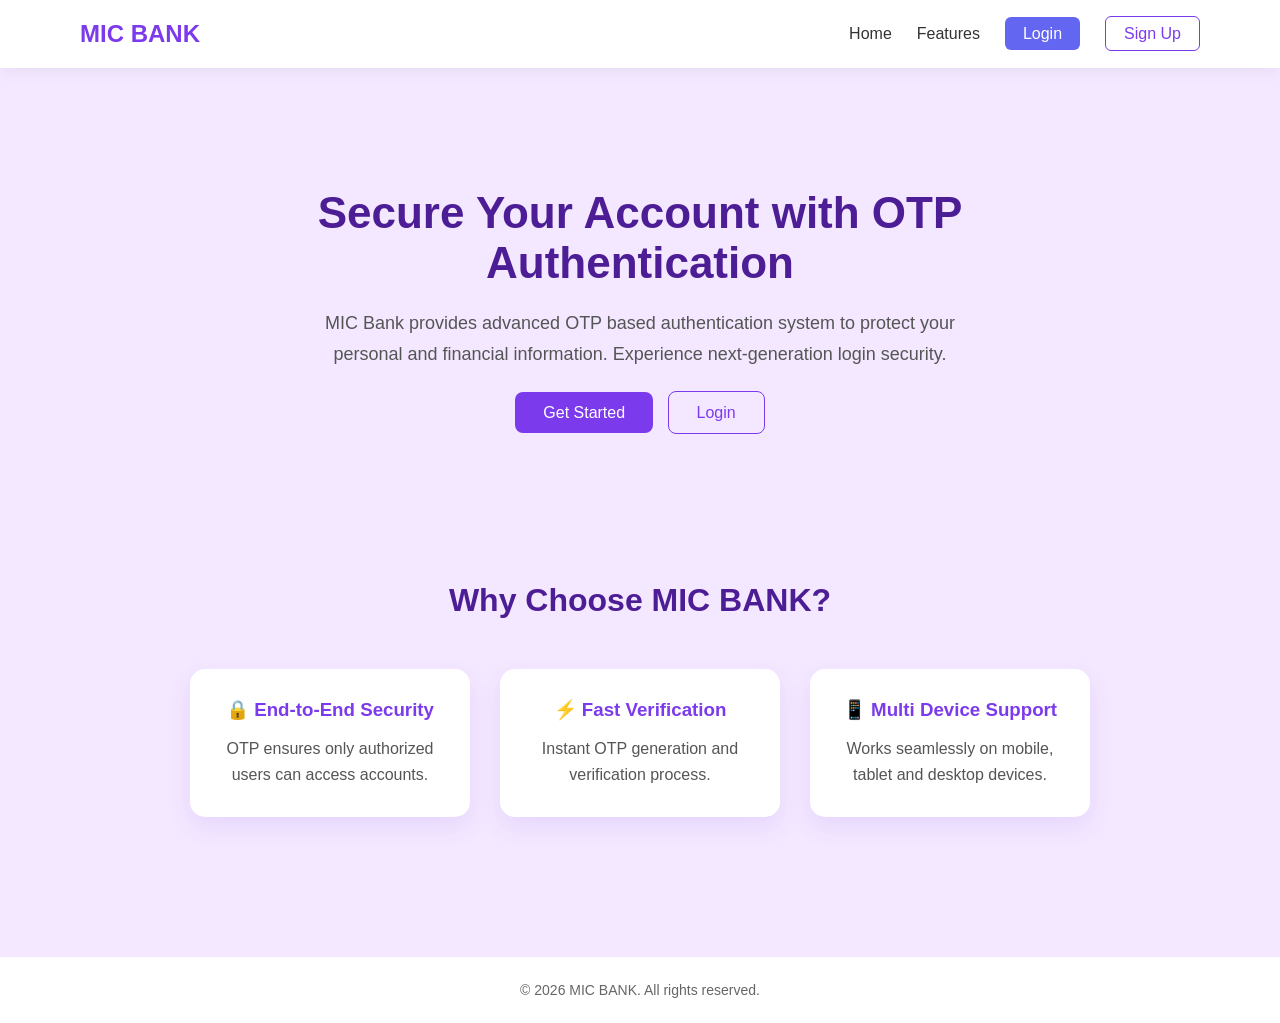
<file: index.html>
<!DOCTYPE html>
<html>
<head>
    <title>MIC BANK - OTP Authentication</title>
    <link rel="stylesheet" href="style.css">
</head>
<body>

<header>
    <nav>
        <h2 class="logo">MIC BANK</h2>
        <ul>
            <li><a href="#">Home</a></li>
            <li><a href="#features">Features</a></li>
            <li><a href="login.html" class="nav-btn">Login</a></li>
            <li><a href="signup.html" class="nav-btn-outline">Sign Up</a></li>
        </ul>
    </nav>
</header>

<section class="hero">
    <div class="hero-content">
        <h1>Secure Your Account with OTP Authentication</h1>
        <p>
            MIC Bank provides advanced OTP based authentication system 
            to protect your personal and financial information.
            Experience next-generation login security.
        </p>

        <div class="hero-buttons">
            <a href="signup.html" class="primary-btn">Get Started</a>
            <a href="login.html" class="secondary-btn">Login</a>
        </div>
    </div>
</section>

<section id="features" class="features">
    <h2>Why Choose MIC BANK?</h2>

    <div class="feature-box">
        <div class="card">
            <h3>🔒 End-to-End Security</h3>
            <p>OTP ensures only authorized users can access accounts.</p>
        </div>

        <div class="card">
            <h3>⚡ Fast Verification</h3>
            <p>Instant OTP generation and verification process.</p>
        </div>

        <div class="card">
            <h3>📱 Multi Device Support</h3>
            <p>Works seamlessly on mobile, tablet and desktop devices.</p>
        </div>
    </div>
</section>

<footer>
    <p>© 2026 MIC BANK. All rights reserved.</p>
</footer>

</body>
</html>
</file>
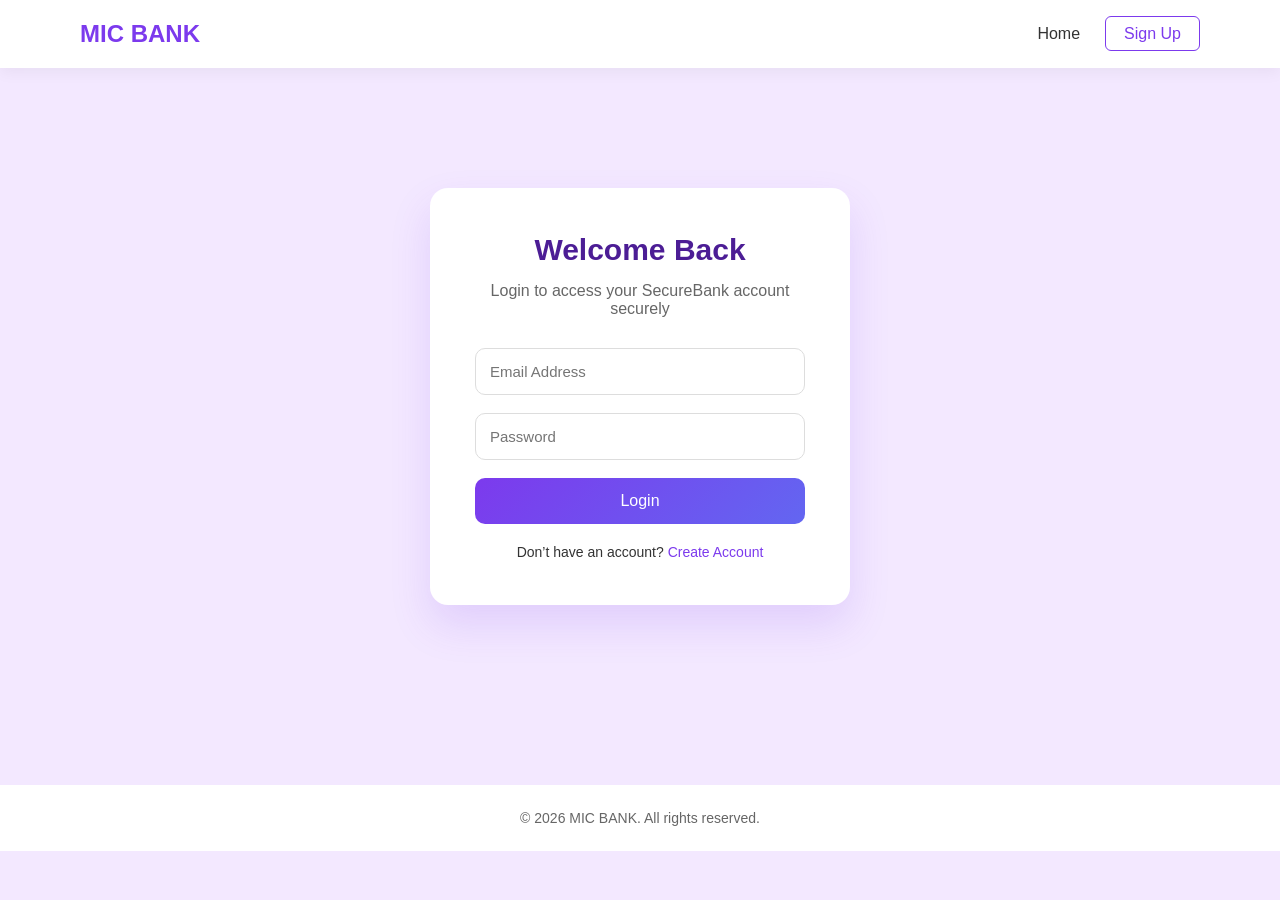
<file: login.html>
<!DOCTYPE html>
<html>
<head>
    <title>Login - MIC BANK</title>
    <link rel="stylesheet" href="style.css">
</head>
<body>

<header>
    <nav>
        <h2 class="logo">MIC BANK</h2>
        <ul>
            <li><a href="index.html">Home</a></li>
            <li><a href="signup.html" class="nav-btn-outline">Sign Up</a></li>
        </ul>
    </nav>
</header>

<section class="auth-section">

    <div class="auth-card">
        <h2>Welcome Back</h2>
        <p class="subtitle">
            Login to access your SecureBank account securely
        </p>

        <input type="email" placeholder="Email Address">
        <input type="password" placeholder="Password">

        <button class="auth-btn" onclick="goToOTP()">
            Login
        </button>

        <div class="bottom-text">
            Don’t have an account?
            <a href="signup.html">Create Account</a>
        </div>
    </div>

</section>

<footer>
    <p>© 2026 MIC BANK. All rights reserved.</p>
</footer>

<script>
function goToOTP(){

    let savedEmail = localStorage.getItem("userEmail");

    let enteredEmail = document.querySelector("input[type='email']").value;

    if(savedEmail === null){
        alert("No account found! Please sign up first.");
        window.location.href = "signup.html";
        return;
    }

    if(enteredEmail !== savedEmail){
        alert("Email not registered!");
        return;
    }

    window.location.href="otp.html";
}
</script>

</body>
</html>
</file>
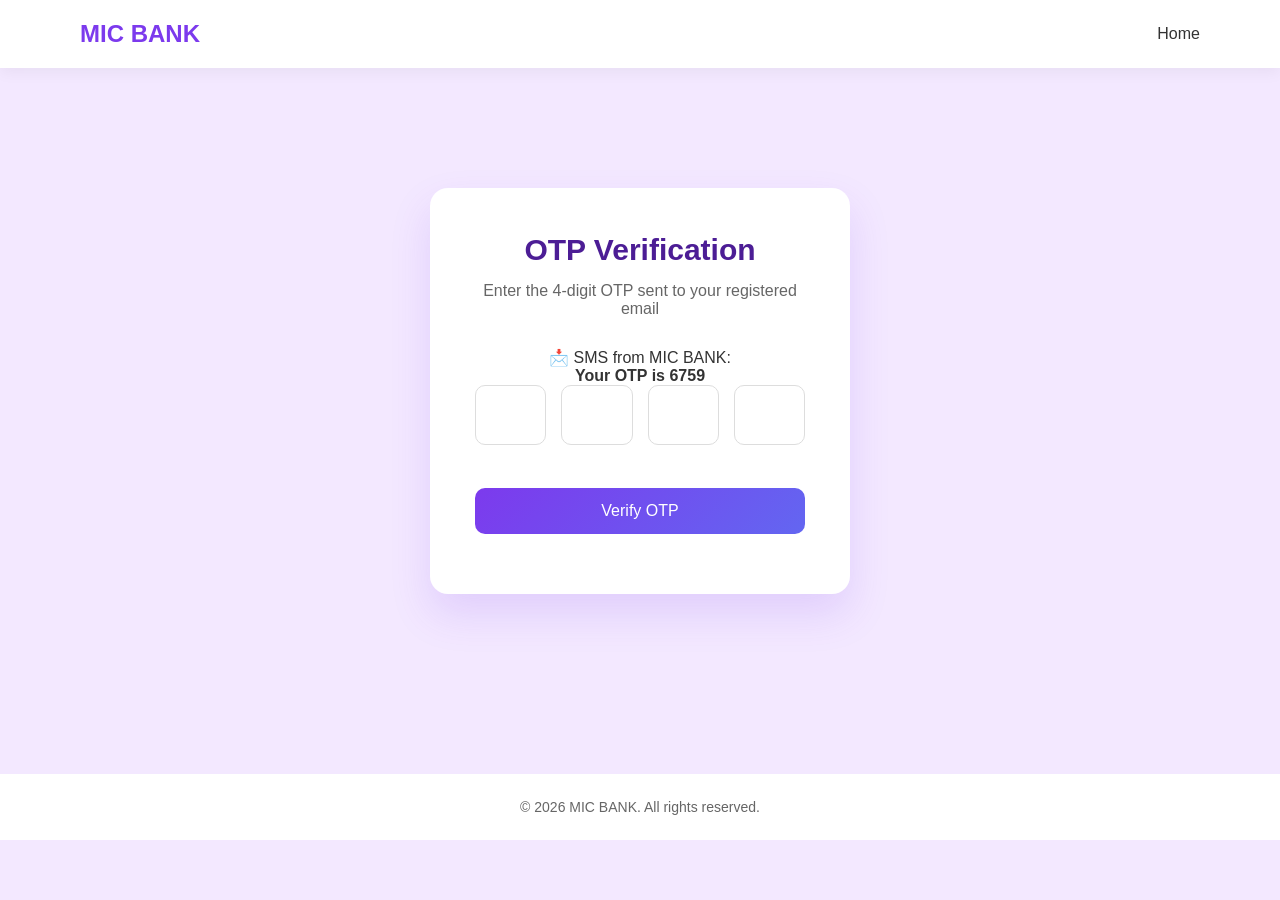
<file: OTP.html>
<!DOCTYPE html>
<html>
<head>
    <title>OTP Verification - MIC BANK</title>
    <link rel="stylesheet" href="style.css">
</head>
<body>

<header>
    <nav>
        <h2 class="logo">MIC BANK</h2>
        <ul>
            <li><a href="index.html">Home</a></li>
        </ul>
    </nav>
</header>

<section class="auth-section">

    <div class="auth-card">

        <h2>OTP Verification</h2>
        <p class="subtitle">
            Enter the 4-digit OTP sent to your registered email
        </p>

        <!-- SMS DISPLAY -->
        <div id="smsBox" class="sms-box"></div>

        <div class="otp-container">
            <input type="text" maxlength="1" class="otp-input">
            <input type="text" maxlength="1" class="otp-input">
            <input type="text" maxlength="1" class="otp-input">
            <input type="text" maxlength="1" class="otp-input">
        </div>

        <button class="auth-btn" onclick="verifyOTP()">
            Verify OTP
        </button>

        <div id="message" class="message"></div>

    </div>

</section>

<footer>
    <p>© 2026 MIC BANK. All rights reserved.</p>
</footer>

<script>

/* OTP INPUT BOXES */
const inputs = document.querySelectorAll(".otp-input");

/* GENERATE RANDOM OTP */
let generatedOTP = Math.floor(1000 + Math.random() * 9000);

/* DISPLAY OTP LIKE SMS */
document.getElementById("smsBox").innerHTML =
"📩 SMS from MIC BANK: <br><b>Your OTP is " + generatedOTP + "</b>";

/* AUTO MOVE INPUT */
inputs.forEach((input, index) => {
    input.addEventListener("input", () => {
        if (input.value.length === 1 && index < inputs.length - 1) {
            inputs[index + 1].focus();
        }
    });
});

/* VERIFY OTP */
function verifyOTP(){

    let enteredOTP = "";

    inputs.forEach(input => {
        enteredOTP += input.value;
    });

    if(enteredOTP.length < 4){
        document.getElementById("message").innerHTML =
        "<span style='color:red;'>Please enter complete OTP</span>";
        return;
    }

    if(enteredOTP == generatedOTP){

        localStorage.setItem("userOTP", enteredOTP);

        window.location.href="success.html";

    }else{

        document.getElementById("message").innerHTML =
        "<span style='color:red;'>Invalid OTP</span>";

    }

}

</script>

</body>
</html>
</file>
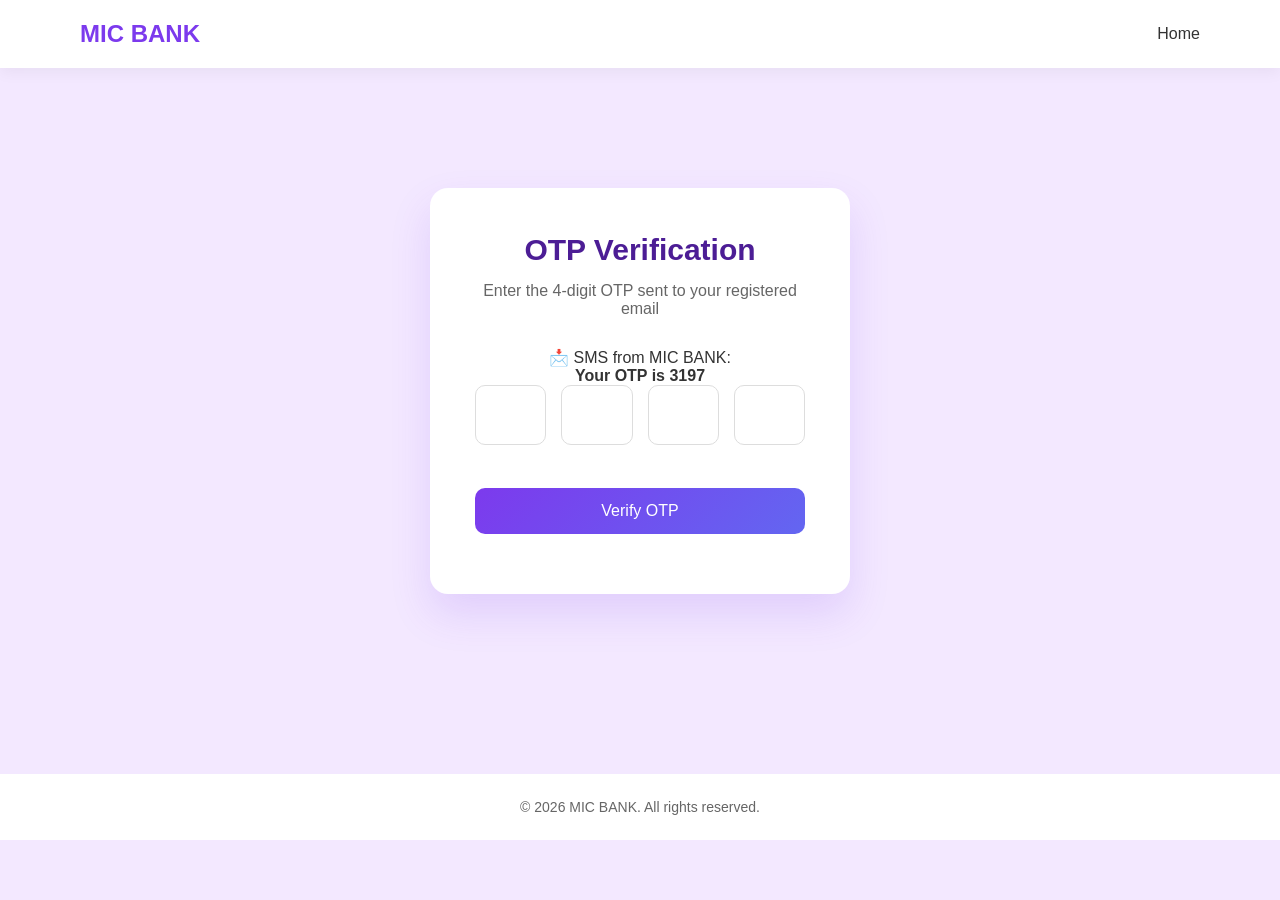
<file: otp.html>
<!DOCTYPE html>
<html>
<head>
    <title>OTP Verification - MIC BANK</title>
    <link rel="stylesheet" href="style.css">
</head>
<body>

<header>
    <nav>
        <h2 class="logo">MIC BANK</h2>
        <ul>
            <li><a href="index.html">Home</a></li>
        </ul>
    </nav>
</header>

<section class="auth-section">

    <div class="auth-card">

        <h2>OTP Verification</h2>
        <p class="subtitle">
            Enter the 4-digit OTP sent to your registered email
        </p>

        <!-- SMS DISPLAY -->
        <div id="smsBox" class="sms-box"></div>

        <div class="otp-container">
            <input type="text" maxlength="1" class="otp-input">
            <input type="text" maxlength="1" class="otp-input">
            <input type="text" maxlength="1" class="otp-input">
            <input type="text" maxlength="1" class="otp-input">
        </div>

        <button class="auth-btn" onclick="verifyOTP()">
            Verify OTP
        </button>

        <div id="message" class="message"></div>

    </div>

</section>

<footer>
    <p>© 2026 MIC BANK. All rights reserved.</p>
</footer>

<script>

/* OTP INPUT BOXES */
const inputs = document.querySelectorAll(".otp-input");

/* GENERATE RANDOM OTP */
let generatedOTP = Math.floor(1000 + Math.random() * 9000);

/* DISPLAY OTP LIKE SMS */
document.getElementById("smsBox").innerHTML =
"📩 SMS from MIC BANK: <br><b>Your OTP is " + generatedOTP + "</b>";

/* AUTO MOVE INPUT */
inputs.forEach((input, index) => {
    input.addEventListener("input", () => {
        if (input.value.length === 1 && index < inputs.length - 1) {
            inputs[index + 1].focus();
        }
    });
});

/* VERIFY OTP */
function verifyOTP(){

    let enteredOTP = "";

    inputs.forEach(input => {
        enteredOTP += input.value;
    });

    if(enteredOTP.length < 4){
        document.getElementById("message").innerHTML =
        "<span style='color:red;'>Please enter complete OTP</span>";
        return;
    }

    if(enteredOTP == generatedOTP){

        localStorage.setItem("userOTP", enteredOTP);

        window.location.href="success.html";

    }else{

        document.getElementById("message").innerHTML =
        "<span style='color:red;'>Invalid OTP</span>";

    }

}

</script>

</body>
</html>
</file>
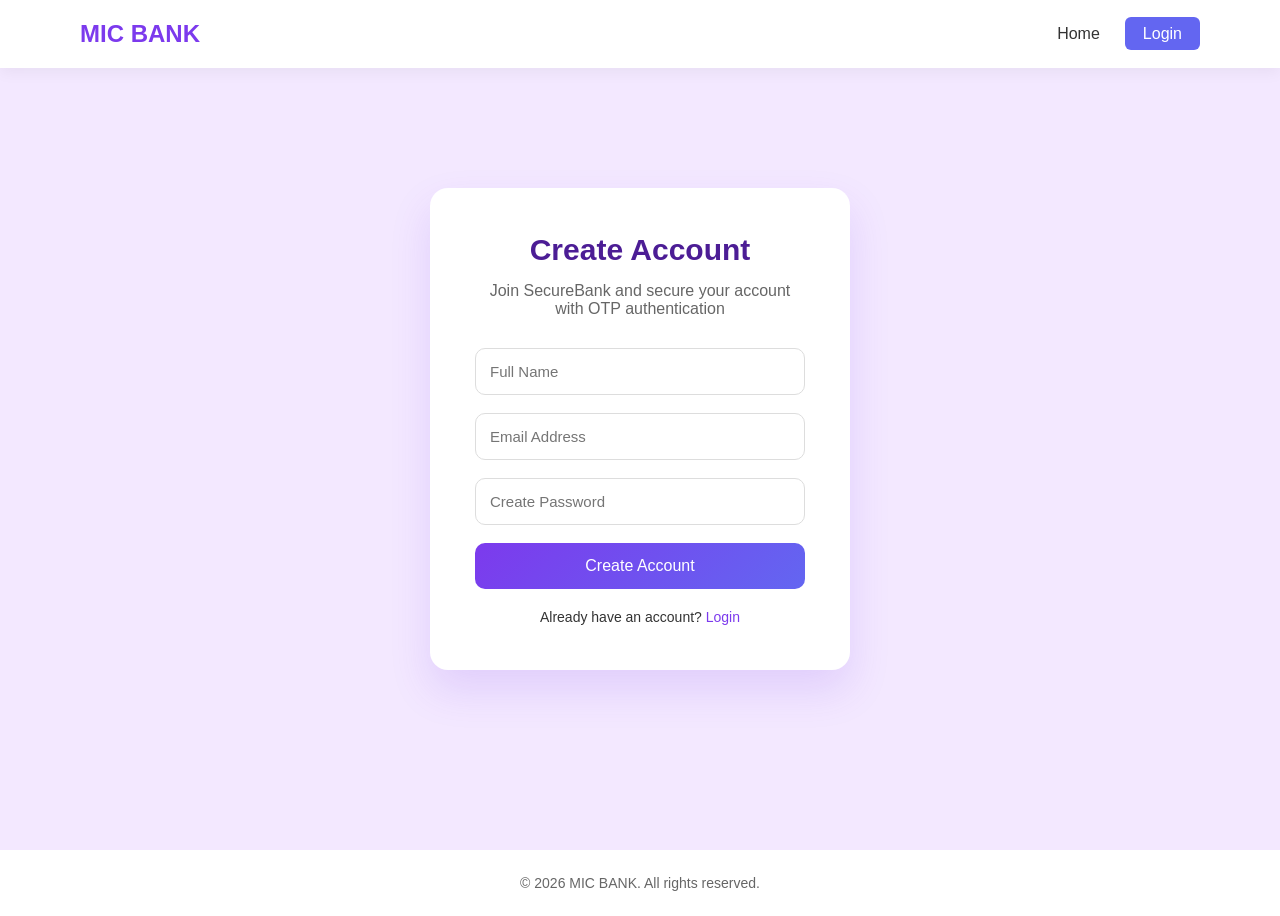
<file: signup.html>
<!DOCTYPE html>
<html>
<head>
    <title>Sign Up - MIC BANK</title>
    <link rel="stylesheet" href="style.css">
</head>
<body>

<header>
    <nav>
        <h2 class="logo">MIC BANK</h2>
        <ul>
            <li><a href="index.html">Home</a></li>
            <li><a href="login.html" class="nav-btn">Login</a></li>
        </ul>
    </nav>
</header>

<section class="auth-section">

    <div class="auth-card">
        <h2>Create Account</h2>
        <p class="subtitle">
            Join SecureBank and secure your account with OTP authentication
        </p>

        <input type="text" id="name" placeholder="Full Name">
        <input type="email" id="email" placeholder="Email Address">
        <input type="password" placeholder="Create Password">

        <button class="auth-btn" onclick="saveData()">
            Create Account
        </button>

        <div class="bottom-text">
            Already have an account?
            <a href="login.html">Login</a>
        </div>
    </div>

</section>

<footer>
    <p>© 2026 MIC BANK. All rights reserved.</p>
</footer>

<script>
function saveData(){
    let name = document.getElementById("name").value;
    let email = document.getElementById("email").value;

    if(name === "" || email === ""){
        alert("Please fill all fields");
        return;
    }

    localStorage.setItem("userName", name);
    localStorage.setItem("userEmail", email);

    alert("Account created successfully! Please login.");
    window.location.href = "login.html";
}
</script>

</body>
</html>
</file>
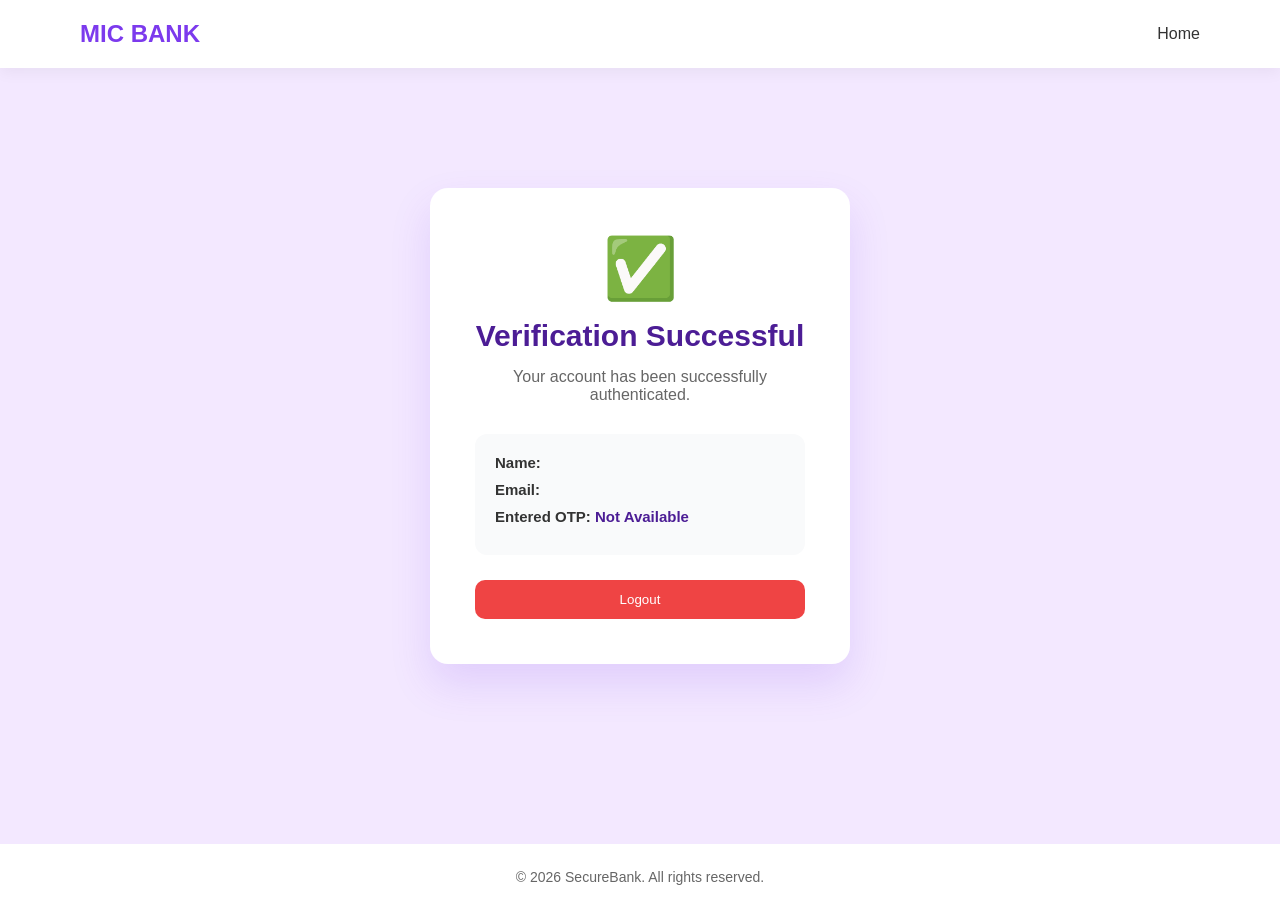
<file: success.html>
<!DOCTYPE html>
<html>
<head>
    <title>Verification Successful - MIC BANK</title>
    <link rel="stylesheet" href="style.css">
</head>
<body>

<header>
    <nav>
        <h2 class="logo">MIC BANK</h2>
        <ul>
            <li><a href="index.html">Home</a></li>
        </ul>
    </nav>
</header>

<section class="auth-section">

    <div class="auth-card">
        <div class="success-icon">✅</div>
        <h2>Verification Successful</h2>
        <p class="subtitle">
            Your account has been successfully authenticated.
        </p>

        <div class="success-details">
            <p><strong>Name:</strong> <span id="name"></span></p>
            <p><strong>Email:</strong> <span id="email"></span></p>
            <p><strong>Entered OTP:</strong> <span id="otp"></span></p>
        </div>

        <button class="logout-btn" onclick="logout()">
            Logout
        </button>
    </div>

</section>

<footer>
    <p>© 2026 SecureBank. All rights reserved.</p>
</footer>

<script>
document.getElementById("name").innerText = localStorage.getItem("userName");
document.getElementById("email").innerText = localStorage.getItem("userEmail");

// Hide OTP
let otp = localStorage.getItem("userOTP");

if(otp){
    document.getElementById("otp").innerText = "****";
} else {
    document.getElementById("otp").innerText = "Not Available";
}

function logout(){
    localStorage.clear();
    window.location.href="index.html";
}
</script>

</body>
</html>
</file>
<file: style.css>
* {
    margin: 0;
    padding: 0;
    box-sizing: border-box;
    font-family: 'Segoe UI', sans-serif;
}

body {
    background: #f3e8ff;
    color: #333;
}

/* NAVBAR */
nav {
    display: flex;
    justify-content: space-between;
    align-items: center;
    padding: 20px 80px;
    background: white;
    box-shadow: 0 4px 15px rgba(0,0,0,0.05);
}

.logo {
    font-size: 24px;
    font-weight: bold;
    color: #7c3aed;
}

nav ul {
    list-style: none;
    display: flex;
    gap: 25px;
}

nav a {
    text-decoration: none;
    color: #333;
    font-weight: 500;
}

.nav-btn {
    background: #6366f1;
    color: white;
    padding: 8px 18px;
    border-radius: 6px;
}

.nav-btn-outline {
    border: 1px solid #7c3aed;
    padding: 8px 18px;
    border-radius: 6px;
    color: #7c3aed;
}

/* HERO SECTION */
.hero {
    display: flex;
    justify-content: center;
    align-items: center;
    text-align: center;
    padding: 120px 20px 80px 20px;
}

.hero-content {
    max-width: 700px;
}

.hero h1 {
    font-size: 44px;
    margin-bottom: 20px;
    color: #4c1d95;
}

.hero p {
    font-size: 18px;
    line-height: 1.7;
    margin-bottom: 35px;
    color: #555;
}

.primary-btn {
    background: #7c3aed;
    color: white;
    padding: 12px 28px;
    border-radius: 8px;
    text-decoration: none;
    margin-right: 10px;
}

.secondary-btn {
    border: 1px solid #7c3aed;
    color: #7c3aed;
    padding: 12px 28px;
    border-radius: 8px;
    text-decoration: none;
}

/* FEATURES SECTION */
.features {
    padding: 80px 20px;
    text-align: center;
}

.features h2 {
    font-size: 32px;
    margin-bottom: 50px;
    color: #4c1d95;
}

.feature-box {
    display: flex;
    justify-content: center;
    gap: 30px;
    flex-wrap: wrap;
}

.card {
    background: white;
    width: 280px;
    padding: 30px;
    border-radius: 15px;
    box-shadow: 0 10px 25px rgba(124,58,237,0.1);
    transition: 0.3s;
}

.card:hover {
    transform: translateY(-8px);
}

.card h3 {
    margin-bottom: 15px;
    color: #7c3aed;
}

.card p {
    color: #555;
    line-height: 1.6;
}

.otp-input{
    width:55px;
    height:55px;
    text-align:center;
    font-size:20px;
    border-radius:8px;
    border:1px solid #ccc;
}

/* AUTH CARD (Signup / Login Pages) */
.auth-section {
    padding: 120px 20px;
    display: flex;
    justify-content: center;
    align-items: center;
}

.auth-card {
    background: white;
    width: 100%;
    max-width: 420px;
    padding: 45px;
    border-radius: 18px;
    box-shadow: 0 20px 40px rgba(124,58,237,0.15);
    text-align: center;
    animation: fadeIn 0.6s ease-in-out;
}

.auth-card h2 {
    margin-bottom: 15px;
    color: #4c1d95;
    font-size: 30px;
}

.auth-card p.subtitle {
    color: #666;
    margin-bottom: 30px;
}

.auth-card input {
    width: 100%;
    padding: 14px;
    margin-bottom: 18px;
    border-radius: 10px;
    border: 1px solid #ddd;
    font-size: 15px;
    transition: 0.3s;
}

.auth-card input:focus {
    border-color: #7c3aed;
    outline: none;
    box-shadow: 0 0 0 3px rgba(124,58,237,0.15);
}

.auth-btn {
    width: 100%;
    background: linear-gradient(135deg, #7c3aed, #6366f1);
    color: white;
    padding: 14px;
    border-radius: 10px;
    border: none;
    font-size: 16px;
    font-weight: 500;
    cursor: pointer;
    transition: 0.3s;
}

.auth-btn:hover {
    transform: translateY(-2px);
    box-shadow: 0 10px 25px rgba(124,58,237,0.3);
}

.auth-card .bottom-text {
    margin-top: 20px;
    font-size: 14px;
}

.auth-card .bottom-text a {
    color: #7c3aed;
    font-weight: 500;
    text-decoration: none;
}

/* Smooth Fade */
@keyframes fadeIn {
    from { opacity: 0; transform: translateY(20px); }
    to { opacity: 1; transform: translateY(0); }
}

/* OTP INPUT STYLE */
.otp-container {
    display: flex;
    justify-content: center;
    gap: 15px;
    margin-bottom: 25px;
}

.otp-input {
    width: 60px;
    height: 60px;
    text-align: center;
    font-size: 22px;
    border-radius: 12px;
    border: 1px solid #ddd;
    transition: 0.3s;
}

.otp-input:focus {
    border-color: #7c3aed;
    outline: none;
    box-shadow: 0 0 0 3px rgba(124,58,237,0.2);
}

.message {
    margin-top: 15px;
    font-size: 14px;
    font-weight: 500;
}

/* SUCCESS PAGE */
.success-icon {
    font-size: 60px;
    margin-bottom: 15px;
    color: #22c55e;
}

.success-details {
    text-align: left;
    margin-top: 25px;
    background: #f9fafb;
    padding: 20px;
    border-radius: 12px;
}

.success-details p {
    margin-bottom: 10px;
    font-size: 15px;
}

.success-details span {
    font-weight: 600;
    color: #4c1d95;
}

.logout-btn {
    margin-top: 25px;
    width: 100%;
    background: #ef4444;
    color: white;
    padding: 12px;
    border-radius: 10px;
    border: none;
    cursor: pointer;
    transition: 0.3s;
}

.logout-btn:hover {
    background: #dc2626;
}

/* FOOTER */
footer {
    text-align: center;
    padding: 25px;
    margin-top: 60px;
    background: white;
    color: #666;
    font-size: 14px;
}
</file>
